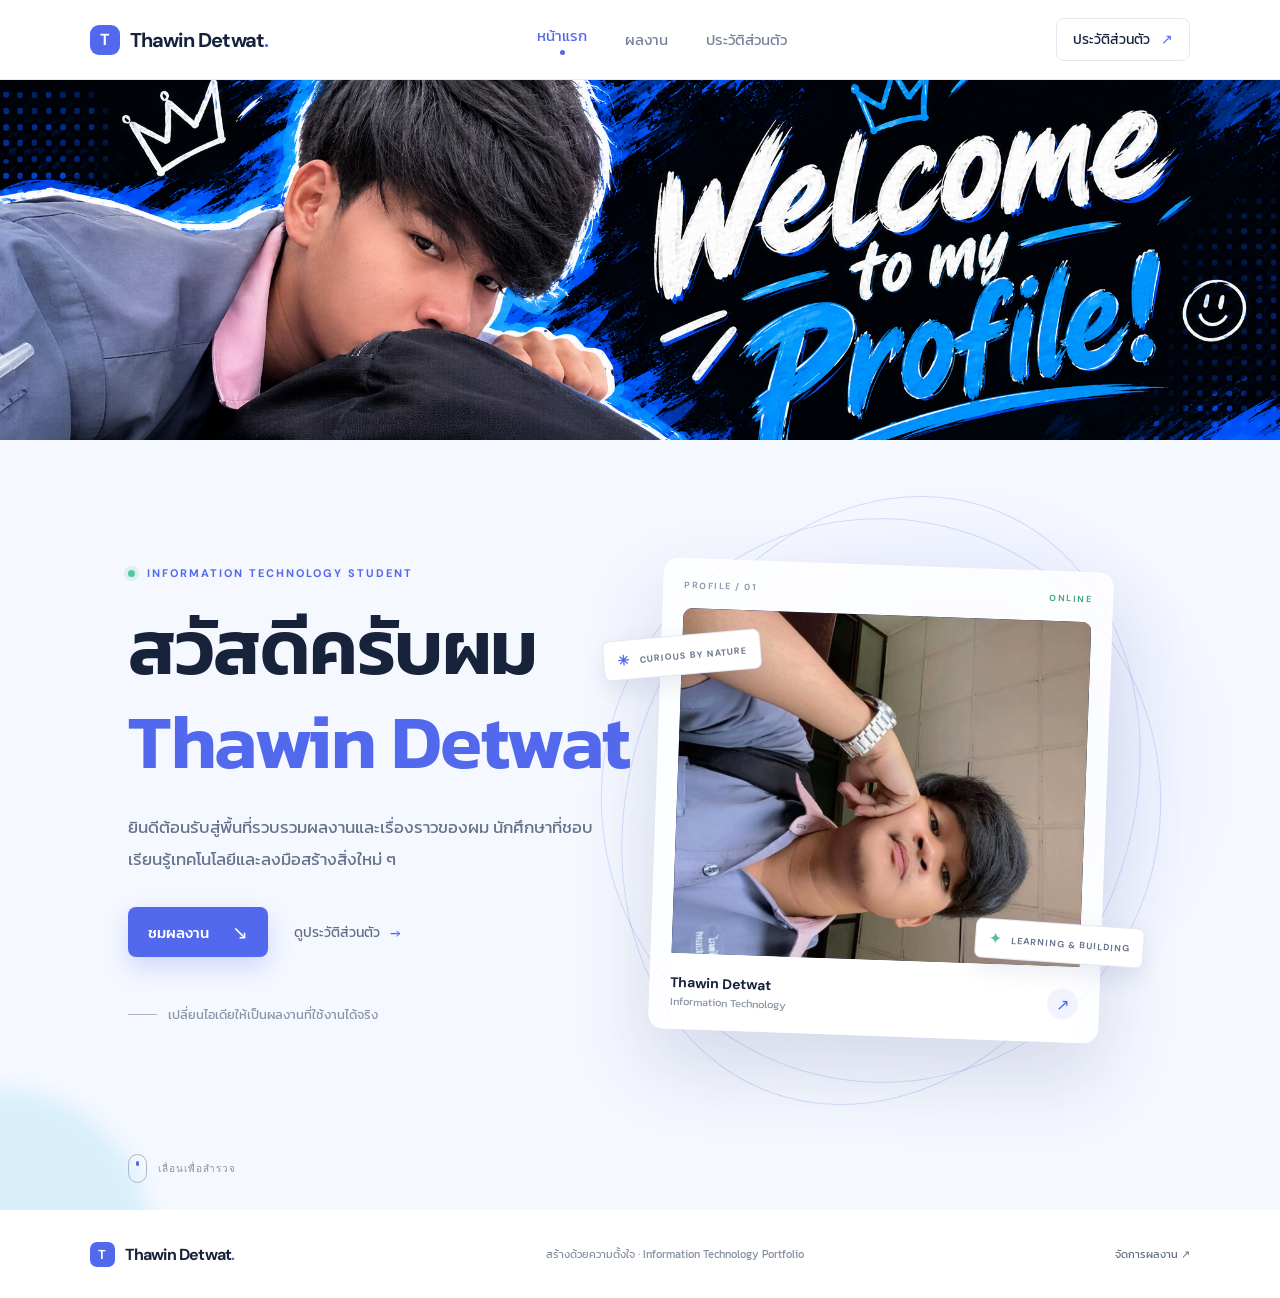
<file: index.html>
<!DOCTYPE html>
<html lang="th">
<head>
  <meta charset="UTF-8">
  <meta name="viewport" content="width=device-width, initial-scale=1.0">
  <meta name="description" content="Portfolio ของนายธาวิน เดชวัฒน์ นักศึกษาสาขาเทคโนโลยีสารสนเทศ">
  <meta name="theme-color" content="#f5f8ff">
  <title>Thawin Detwat | Portfolio</title>
  <link rel="preconnect" href="https://fonts.googleapis.com">
  <link rel="preconnect" href="https://fonts.gstatic.com" crossorigin>
  <link href="https://fonts.googleapis.com/css2?family=DM+Sans:wght@400;500;600;700&family=Kanit:wght@300;400;500;600;700&display=swap" rel="stylesheet">
  <link rel="stylesheet" href="style.css">
</head>
<body>
  <header class="site-header">
    <a class="brand" href="index.html" aria-label="Thawin Detwat - หน้าแรก">
      <span class="brand-mark" aria-hidden="true">T</span>
      <span>Thawin Detwat<span class="brand-period">.</span></span>
    </a>
    <button class="menu-button" type="button" aria-expanded="false" aria-controls="main-nav" aria-label="เปิดเมนู">☰</button>
    <nav id="main-nav" class="main-nav" aria-label="เมนูหลัก">
      <a class="active" href="index.html" aria-current="page">หน้าแรก</a>
      <a href="work.html">ผลงาน</a>
      <a href="about.html">ประวัติส่วนตัว</a>
    </nav>
    <a class="header-link" href="about.html">ประวัติส่วนตัว <span aria-hidden="true">↗</span></a>
  </header>

  <main>
    <figure class="home-banner">
      <img src="รูป/รูปโปร.png" alt="แบนเนอร์หน้าแรก">
    </figure>
    <section class="hero" id="home">
      <div class="hero-glow hero-glow-one" aria-hidden="true"></div>
      <div class="hero-glow hero-glow-two" aria-hidden="true"></div>
      <div class="hero-copy">
        <p class="eyebrow"><span class="status-dot" aria-hidden="true"></span> INFORMATION TECHNOLOGY STUDENT</p>
        <h1>สวัสดีครับผม<br><span>Thawin Detwat</span></h1>
        <p class="hero-description">ยินดีต้อนรับสู่พื้นที่รวบรวมผลงานและเรื่องราวของผม นักศึกษาที่ชอบเรียนรู้เทคโนโลยีและลงมือสร้างสิ่งใหม่ ๆ</p>
        <div class="hero-actions">
          <a class="button button-primary" href="work.html">ชมผลงาน <span aria-hidden="true">↘</span></a>
          <a class="text-link" href="about.html">ดูประวัติส่วนตัว <span aria-hidden="true">→</span></a>
        </div>
        <div class="hero-note"><span class="note-line" aria-hidden="true"></span> เปลี่ยนไอเดียให้เป็นผลงานที่ใช้งานได้จริง</div>
      </div>

      <div class="hero-visual">
        <div class="visual-orbit orbit-one" aria-hidden="true"></div>
        <div class="visual-orbit orbit-two" aria-hidden="true"></div>
        <div class="profile-card">
          <div class="profile-card-top"><span>PROFILE / 01</span><span class="profile-status">ONLINE</span></div>
          <div class="avatar-art">
            <img src="รูป/เอง.jpg" alt="Thawin Detwat">
          </div>
          <div class="profile-card-bottom">
            <div><strong>Thawin Detwat</strong><span>Information Technology</span></div>
            <span class="card-arrow" aria-hidden="true">↗</span>
          </div>
        </div>
        <div class="floating-tag tag-top"><span aria-hidden="true">✳</span> CURIOUS BY NATURE</div>
        <div class="floating-tag tag-bottom"><span class="tag-symbol" aria-hidden="true">✦</span> LEARNING &amp; BUILDING</div>
      </div>
      <a class="scroll-cue" href="work.html"><span></span> เลื่อนเพื่อสำรวจ</a>
    </section>
  </main>

  <footer>
    <a class="brand footer-brand" href="index.html"><span class="brand-mark" aria-hidden="true">T</span><span>Thawin Detwat<span class="brand-period">.</span></span></a>
    <span>สร้างด้วยความตั้งใจ · Information Technology Portfolio</span>
    <a class="back-top" href="admin.html">จัดการผลงาน ↗</a>
  </footer>
  <script src="script.js"></script>
</body>
</html>
</file>
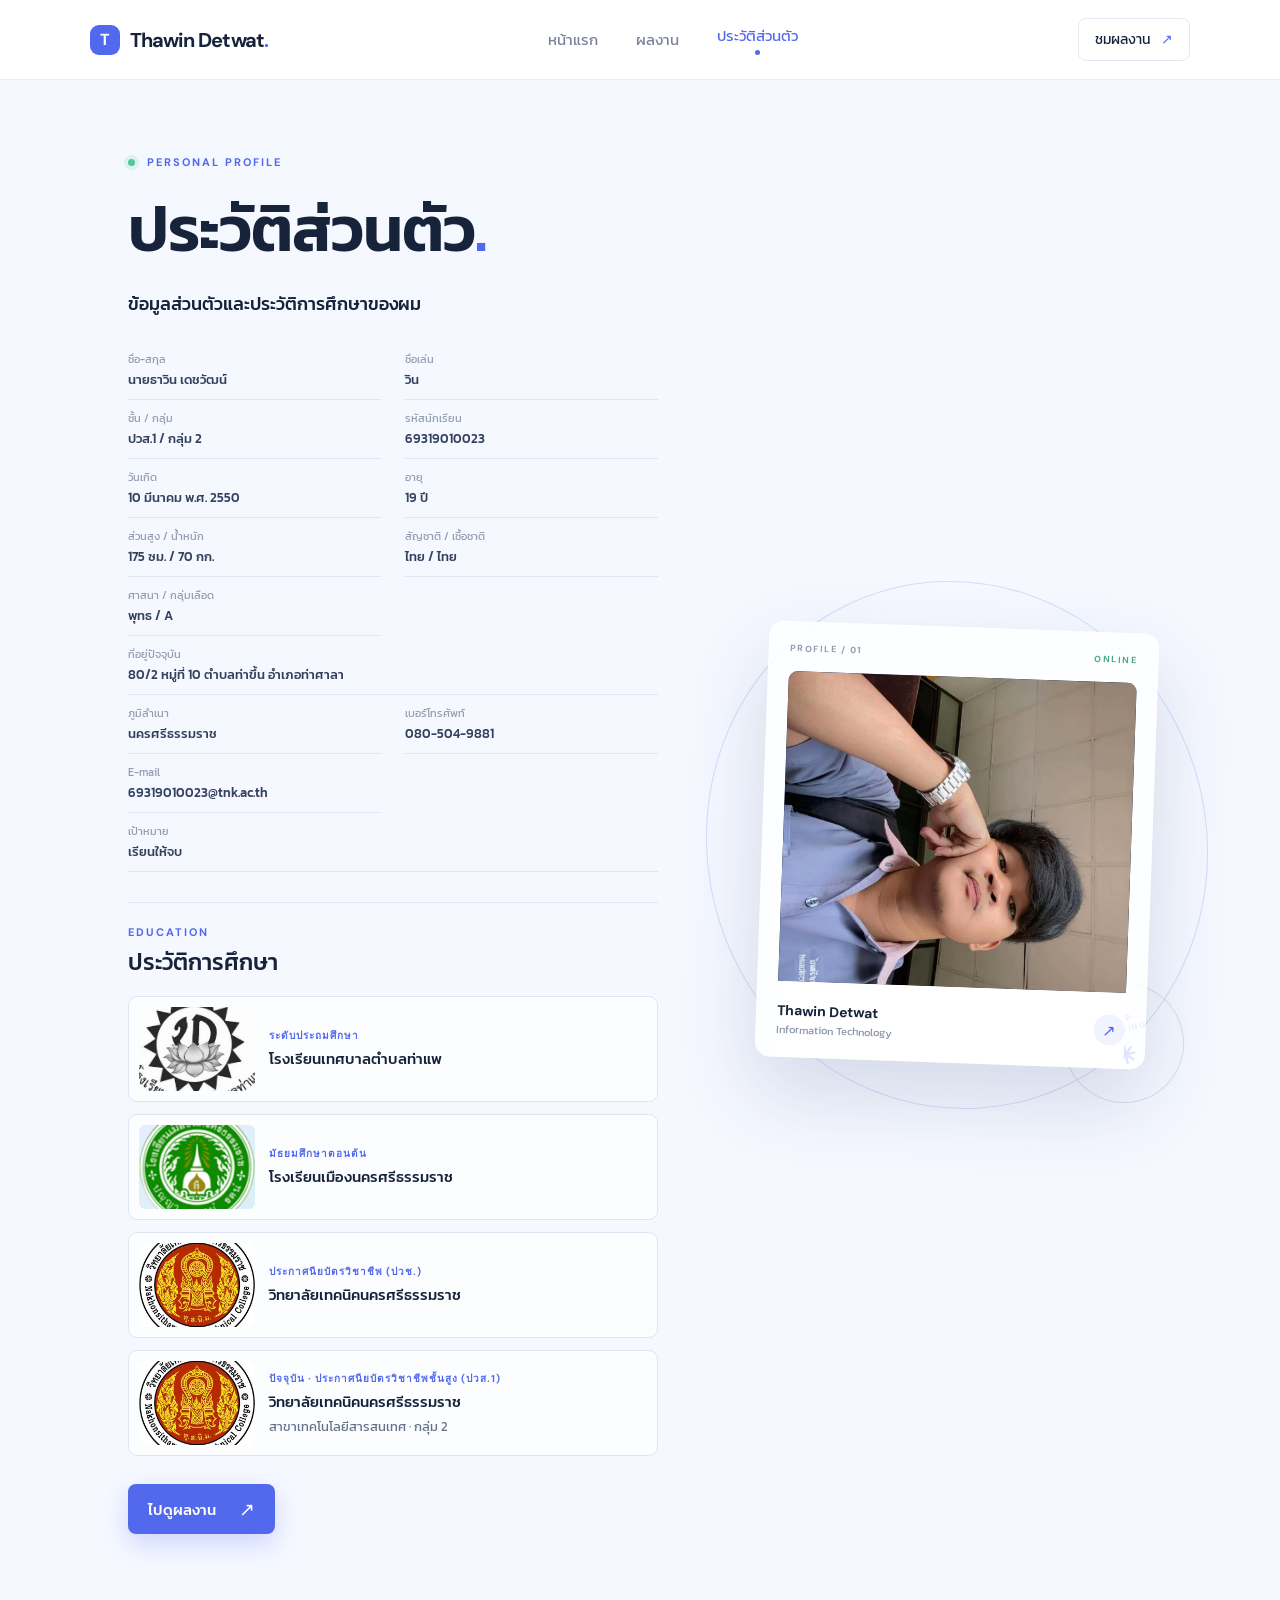
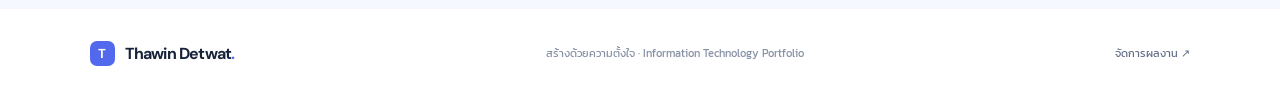
<file: about.html>
<!DOCTYPE html>
<html lang="th">
<head>
  <meta charset="UTF-8">
  <meta name="viewport" content="width=device-width, initial-scale=1.0">
  <meta name="description" content="ประวัติส่วนตัวของ Thawin Detwat นักศึกษาสาขาเทคโนโลยีสารสนเทศ">
  <meta name="theme-color" content="#f5f8ff">
  <title>ประวัติส่วนตัว | Thawin Detwat</title>
  <link rel="preconnect" href="https://fonts.googleapis.com">
  <link rel="preconnect" href="https://fonts.gstatic.com" crossorigin>
  <link href="https://fonts.googleapis.com/css2?family=DM+Sans:wght@400;500;600;700&family=Kanit:wght@300;400;500;600;700&display=swap" rel="stylesheet">
  <link rel="stylesheet" href="style.css">
</head>
<body>
  <header class="site-header">
    <a class="brand" href="index.html" aria-label="Thawin Detwat - หน้าแรก">
      <span class="brand-mark" aria-hidden="true">T</span>
      <span>Thawin Detwat<span class="brand-period">.</span></span>
    </a>
    <button class="menu-button" type="button" aria-expanded="false" aria-controls="main-nav" aria-label="เปิดเมนู">☰</button>
    <nav id="main-nav" class="main-nav" aria-label="เมนูหลัก">
      <a href="index.html">หน้าแรก</a>
      <a href="work.html">ผลงาน</a>
      <a class="active" href="about.html" aria-current="page">ประวัติส่วนตัว</a>
    </nav>
    <a class="header-link" href="work.html">ชมผลงาน <span aria-hidden="true">↗</span></a>
  </header>

  <main>
    <section class="about-page">
      <div class="about-page-inner">
        <div class="about-page-copy">
          <p class="eyebrow"><span class="status-dot" aria-hidden="true"></span> PERSONAL PROFILE</p>
          <h1>ประวัติส่วนตัว<span class="heading-period">.</span></h1>
          <p class="about-lead">ข้อมูลส่วนตัวและประวัติการศึกษาของผม</p>
          <div class="about-details">
            <div><span>ชื่อ-สกุล</span><strong>นายธาวิน เดชวัฒน์</strong></div>
            <div><span>ชื่อเล่น</span><strong>วิน</strong></div>
            <div><span>ชั้น / กลุ่ม</span><strong>ปวส.1 / กลุ่ม 2</strong></div>
            <div><span>รหัสนักเรียน</span><strong>69319010023</strong></div>
            <div><span>วันเกิด</span><strong>10 มีนาคม พ.ศ. 2550</strong></div>
            <div><span>อายุ</span><strong>19 ปี</strong></div>
            <div><span>ส่วนสูง / น้ำหนัก</span><strong>175 ซม. / 70 กก.</strong></div>
            <div><span>สัญชาติ / เชื้อชาติ</span><strong>ไทย / ไทย</strong></div>
            <div><span>ศาสนา / กลุ่มเลือด</span><strong>พุทธ / A</strong></div>
            <div class="about-detail-wide"><span>ที่อยู่ปัจจุบัน</span><strong>80/2 หมู่ที่ 10 ตำบลท่าขึ้น อำเภอท่าศาลา</strong></div>
            <div><span>ภูมิลำเนา</span><strong>นครศรีธรรมราช</strong></div>
            <div><span>เบอร์โทรศัพท์</span><strong><a href="tel:0805049881">080-504-9881</a></strong></div>
            <div><span>E-mail</span><strong><a href="mailto:69319010023@tnk.ac.th">69319010023@tnk.ac.th</a></strong></div>
            <div class="about-detail-wide"><span>เป้าหมาย</span><strong>เรียนให้จบ</strong></div>
          </div>
          <section class="education-history" aria-labelledby="education-heading">
            <p class="eyebrow section-eyebrow">EDUCATION</p>
            <h2 id="education-heading">ประวัติการศึกษา</h2>
            <div class="education-list">
              <article class="education-entry">
                <div class="education-photo">
                  <img src="รูป/ท่าแพ.jpg" alt="โรงเรียนเทศบาลตำบลท่าแพ">
                </div>
                <div class="education-entry-copy">
                  <p class="education-level">ระดับประถมศึกษา</p>
                  <h3>โรงเรียนเทศบาลตำบลท่าแพ</h3>
                </div>
              </article>
              <article class="education-entry">
                <div class="education-photo">
                  <img src="รูป/เมือง.png" alt="โรงเรียนเมืองนครศรีธรรมราช">
                </div>
                <div class="education-entry-copy">
                  <p class="education-level">มัธยมศึกษาตอนต้น</p>
                  <h3>โรงเรียนเมืองนครศรีธรรมราช</h3>
                </div>
              </article>
              <article class="education-entry">
                <div class="education-photo">
                  <img src="รูป/เทค.jpg" alt="วิทยาลัยเทคนิคนครศรีธรรมราช">
                </div>
                <div class="education-entry-copy">
                  <p class="education-level">ประกาศนียบัตรวิชาชีพ (ปวช.)</p>
                  <h3>วิทยาลัยเทคนิคนครศรีธรรมราช</h3>
                </div>
              </article>
              <article class="education-entry">
                <div class="education-photo">
                  <img src="รูป/เทค.jpg" alt="วิทยาลัยเทคนิคนครศรีธรรมราช">
                </div>
                <div class="education-entry-copy">
                  <p class="education-level">ปัจจุบัน · ประกาศนียบัตรวิชาชีพชั้นสูง (ปวส.1)</p>
                  <h3>วิทยาลัยเทคนิคนครศรีธรรมราช</h3>
                  <p>สาขาเทคโนโลยีสารสนเทศ · กลุ่ม 2</p>
                </div>
              </article>
            </div>
          </section>
          <a class="button button-primary about-work-link" href="work.html">ไปดูผลงาน <span aria-hidden="true">↗</span></a>
        </div>
        <div class="about-page-visual">
          <div class="visual-orbit orbit-one" aria-hidden="true"></div>
          <div class="profile-card">
            <div class="profile-card-top"><span>PROFILE / 01</span><span class="profile-status">ONLINE</span></div>
            <div class="avatar-art">
              <img src="รูป/เอง.jpg" alt="Thawin Detwat">
            </div>
            <div class="profile-card-bottom">
              <div><strong>Thawin Detwat</strong><span>Information Technology</span></div>
              <span class="card-arrow" aria-hidden="true">↗</span>
            </div>
          </div>
          <div class="about-stamp" aria-hidden="true"><span>KEEP</span><span>CREATING</span><b>✳</b></div>
        </div>
      </div>
    </section>
  </main>

  <footer>
    <a class="brand footer-brand" href="index.html"><span class="brand-mark" aria-hidden="true">T</span><span>Thawin Detwat<span class="brand-period">.</span></span></a>
    <span>สร้างด้วยความตั้งใจ · Information Technology Portfolio</span>
    <a class="back-top" href="admin.html">จัดการผลงาน ↗</a>
  </footer>
  <script src="script.js"></script>
</body>
</html>
</file>
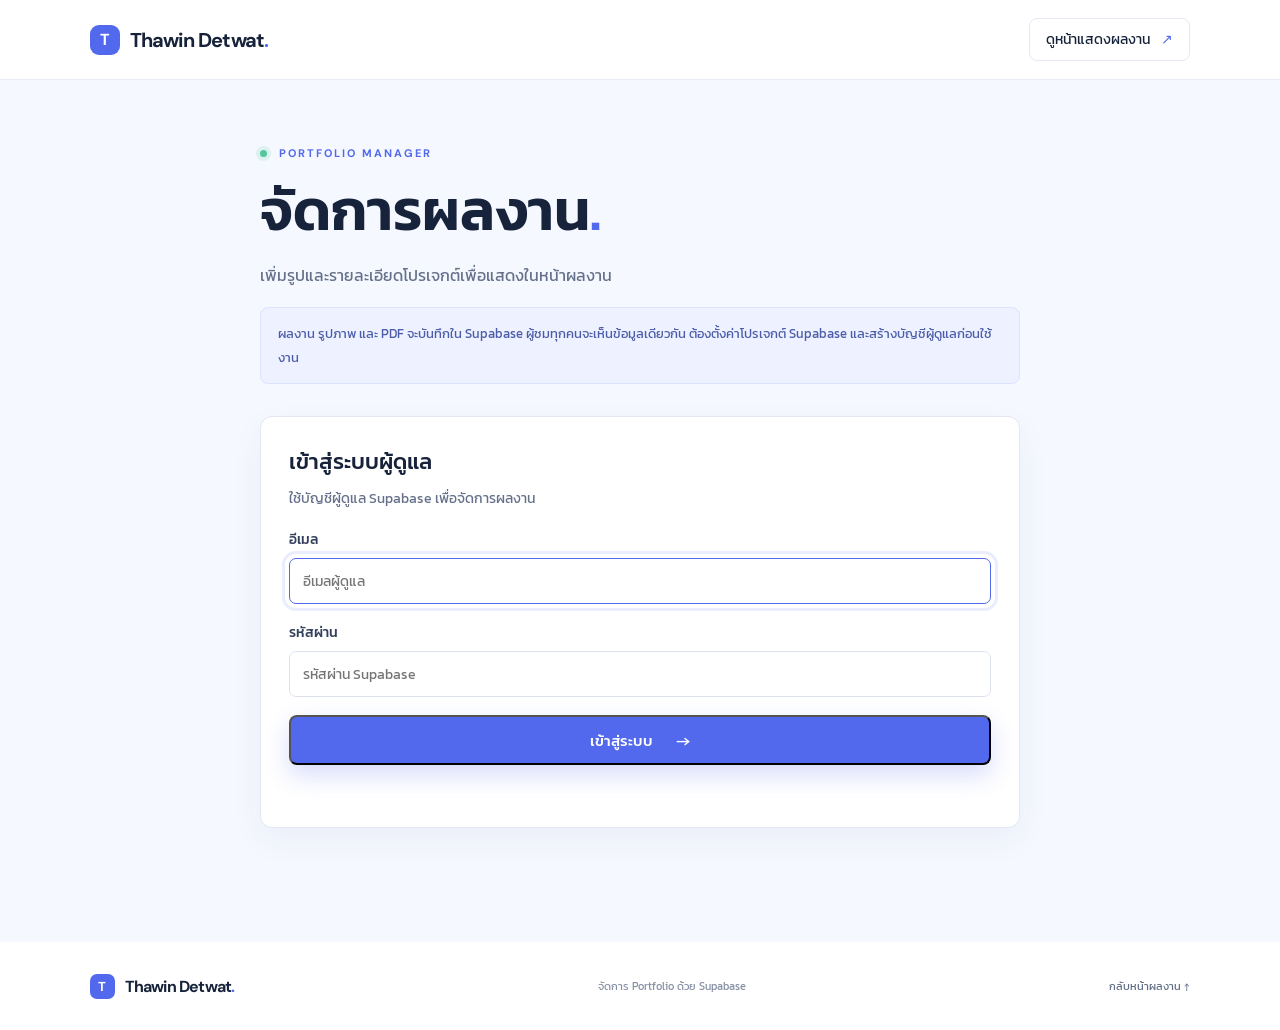
<file: admin.html>
<!DOCTYPE html>
<html lang="th">
<head>
  <meta charset="UTF-8">
  <meta name="viewport" content="width=device-width, initial-scale=1.0">
  <meta name="description" content="จัดการและอัปโหลดผลงาน Portfolio ของ Thawin Detwat">
  <meta name="theme-color" content="#f5f8ff">
  <title>จัดการผลงาน | Thawin Detwat</title>
  <link rel="preconnect" href="https://fonts.googleapis.com">
  <link rel="preconnect" href="https://fonts.gstatic.com" crossorigin>
  <link href="https://fonts.googleapis.com/css2?family=DM+Sans:wght@400;500;600;700&family=Kanit:wght@300;400;500;600;700&display=swap" rel="stylesheet">
  <link rel="stylesheet" href="style.css">
</head>
<body>
  <header class="site-header">
    <a class="brand" href="index.html" aria-label="Thawin Detwat - หน้าแรก">
      <span class="brand-mark" aria-hidden="true">T</span>
      <span>Thawin Detwat<span class="brand-period">.</span></span>
    </a>
    <a class="header-link" href="work.html">ดูหน้าแสดงผลงาน <span aria-hidden="true">↗</span></a>
  </header>

  <main class="admin-page">
    <section class="admin-intro">
      <p class="eyebrow"><span class="status-dot" aria-hidden="true"></span> PORTFOLIO MANAGER</p>
      <h1>จัดการผลงาน<span class="heading-period">.</span></h1>
      <p>เพิ่มรูปและรายละเอียดโปรเจกต์เพื่อแสดงในหน้าผลงาน</p>
      <div class="storage-notice" role="note">
        ผลงาน รูปภาพ และ PDF จะบันทึกใน Supabase ผู้ชมทุกคนจะเห็นข้อมูลเดียวกัน ต้องตั้งค่าโปรเจกต์ Supabase และสร้างบัญชีผู้ดูแลก่อนใช้งาน
      </div>
    </section>

    <section id="admin-login-panel" class="admin-panel admin-login-panel" aria-labelledby="login-heading">
      <h2 id="login-heading">เข้าสู่ระบบผู้ดูแล</h2>
      <p>ใช้บัญชีผู้ดูแล Supabase เพื่อจัดการผลงาน</p>
      <form id="admin-login-form">
        <label class="admin-field">
          <span>อีเมล</span>
          <input id="admin-email" name="email" type="email" autocomplete="username" placeholder="อีเมลผู้ดูแล" required>
        </label>
        <label class="admin-field">
          <span>รหัสผ่าน</span>
          <input id="admin-password" name="password" type="password" autocomplete="current-password" placeholder="รหัสผ่าน Supabase" required>
        </label>
        <button class="button button-primary" type="submit">เข้าสู่ระบบ <span aria-hidden="true">→</span></button>
        <p id="admin-login-status" class="admin-status" role="status" aria-live="polite"></p>
      </form>
    </section>

    <div id="admin-workspace" hidden>
      <div class="admin-session-bar">
        <span>เข้าสู่หน้าแอดมินแล้ว</span>
        <button id="admin-logout" class="button button-danger" type="button">ออกจากระบบ</button>
      </div>
      <section class="admin-panel" aria-labelledby="upload-heading">
        <h2 id="upload-heading">เพิ่มผลงานใหม่</h2>
        <form id="project-form">
          <label class="admin-field">
            <span>ชื่อผลงาน</span>
            <input name="title" type="text" maxlength="100" placeholder="เช่น เว็บไซต์ร้านกาแฟ" required>
          </label>
          <label class="admin-field">
            <span>หมวดหมู่</span>
            <input name="category" type="text" maxlength="40" placeholder="เช่น WEB DEVELOPMENT" required>
          </label>
          <label class="admin-field">
            <span>รายละเอียด</span>
            <textarea name="description" rows="4" maxlength="500" placeholder="เล่ารายละเอียดของผลงาน..." required></textarea>
          </label>
          <label class="admin-field">
            <span>ลิงก์ผลงาน (ไม่บังคับ)</span>
            <input name="link" type="url" maxlength="2048" placeholder="https://example.com">
            <small>ลิงก์ต้องขึ้นต้นด้วย http:// หรือ https://</small>
          </label>
          <label class="admin-field">
            <span>รูปภาพผลงาน (สูงสุด 3 รูป)</span>
            <input id="project-image" name="image" type="file" accept="image/jpeg,image/png,image/webp,image/gif" multiple required>
            <small>เลือกได้ 1–3 รูป รองรับ JPG, PNG, WEBP, GIF ขนาดไม่เกิน 10 MB ต่อรูป</small>
          </label>
          <label class="admin-field">
            <span>ไฟล์ PDF (ไม่บังคับ)</span>
            <input id="project-pdf" name="pdf" type="file" accept="application/pdf,.pdf">
            <small>รองรับไฟล์ PDF ขนาดไม่เกิน 10 MB</small>
          </label>
          <div id="image-preview" class="admin-image-preview" hidden></div>
          <button class="button button-primary" type="submit">บันทึกผลงาน <span aria-hidden="true">↗</span></button>
          <p id="admin-status" class="admin-status" role="status" aria-live="polite"></p>
        </form>
      </section>

      <section class="admin-panel admin-saved" aria-labelledby="saved-heading">
        <div class="admin-list-heading">
          <div>
            <h2 id="saved-heading">ผลงานที่บันทึกไว้</h2>
            <p class="admin-list-help">ใช้ปุ่ม ↑ ↓ เพื่อจัดลำดับผลงาน งานที่อยู่ด้านบนจะแสดงก่อน</p>
          </div>
          <a class="text-link" href="work.html">ดูหน้าแสดงผลงาน <span aria-hidden="true">→</span></a>
        </div>
        <div id="legacy-projects-notice" class="storage-notice" hidden>
          พบผลงานเก่าที่บันทึกไว้ในเบราว์เซอร์เครื่องนี้ สามารถย้ายเข้าฐานข้อมูล Supabase เพื่อให้ทุกคนเห็นได้
        </div>
        <button id="migrate-legacy-projects" class="button button-primary" type="button" hidden>ย้ายผลงานเดิมเข้า Supabase</button>
        <p id="migration-status" class="admin-status" role="status" aria-live="polite"></p>
        <div id="admin-project-list" class="admin-project-list">
          <p class="admin-empty">กำลังโหลดผลงาน...</p>
        </div>
      </section>
    </div>
  </main>

  <footer>
    <a class="brand footer-brand" href="index.html"><span class="brand-mark" aria-hidden="true">T</span><span>Thawin Detwat<span class="brand-period">.</span></span></a>
    <span>จัดการ Portfolio ด้วย Supabase</span>
    <a class="back-top" href="work.html">กลับหน้าผลงาน ↑</a>
  </footer>
  <script type="module" src="admin-auth.js"></script>
</body>
</html>
</file>
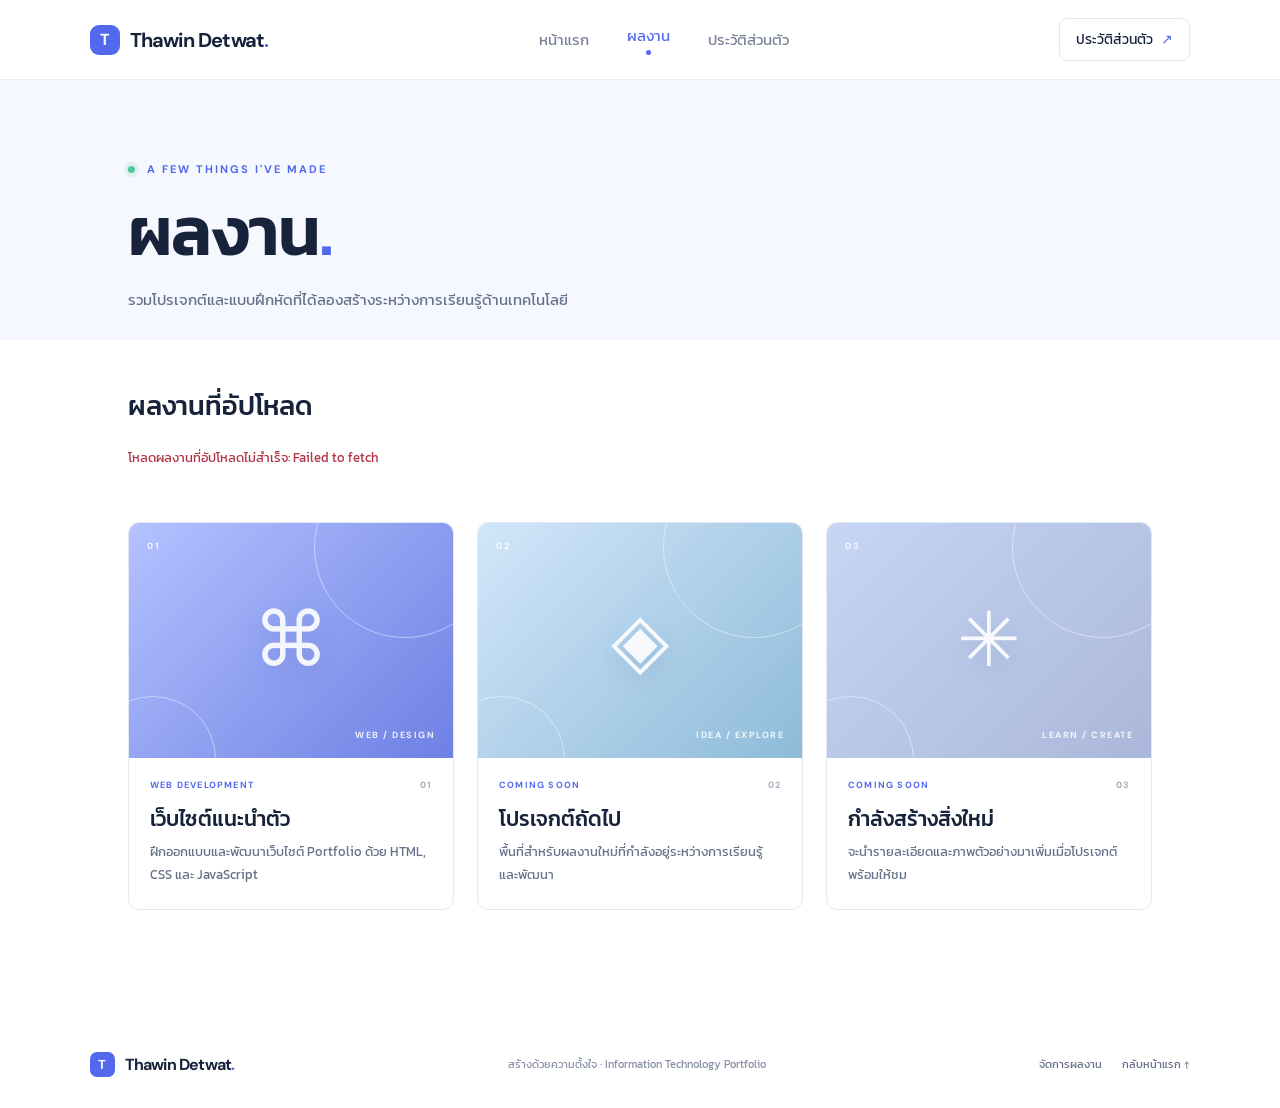
<file: work.html>
<!DOCTYPE html>
<html lang="th">
<head>
  <meta charset="UTF-8">
  <meta name="viewport" content="width=device-width, initial-scale=1.0">
  <meta name="description" content="ผลงานและโปรเจกต์ของนายธาวิน เดชวัฒน์ นักศึกษาสาขาเทคโนโลยีสารสนเทศ">
  <meta name="theme-color" content="#f5f8ff">
  <title>ผลงาน | Thawin Detwat</title>
  <link rel="preconnect" href="https://fonts.googleapis.com">
  <link rel="preconnect" href="https://fonts.gstatic.com" crossorigin>
  <link href="https://fonts.googleapis.com/css2?family=DM+Sans:wght@400;500;600;700&family=Kanit:wght@300;400;500;600;700&display=swap" rel="stylesheet">
  <link rel="stylesheet" href="style.css">
</head>
<body>
  <header class="site-header">
    <a class="brand" href="index.html" aria-label="Thawin Detwat - หน้าแรก">
      <span class="brand-mark" aria-hidden="true">T</span>
      <span>Thawin Detwat<span class="brand-period">.</span></span>
    </a>
    <button class="menu-button" type="button" aria-expanded="false" aria-controls="main-nav" aria-label="เปิดเมนู">☰</button>
    <nav id="main-nav" class="main-nav" aria-label="เมนูหลัก">
      <a href="index.html">หน้าแรก</a>
      <a class="active" href="work.html" aria-current="page">ผลงาน</a>
      <a href="about.html">ประวัติส่วนตัว</a>
    </nav>
    <a class="header-link" href="about.html">ประวัติส่วนตัว<span aria-hidden="true">↗</span></a>
  </header>

  <main>
    <section class="page-intro">
      <p class="eyebrow"><span class="status-dot" aria-hidden="true"></span> A FEW THINGS I'VE MADE</p>
      <h1>ผลงาน<span class="heading-period">.</span></h1>
      <p>รวมโปรเจกต์และแบบฝึกหัดที่ได้ลองสร้างระหว่างการเรียนรู้ด้านเทคโนโลยี</p>
    </section>
    <section class="content-section works-page">
      <section id="uploaded-projects" class="uploaded-projects" aria-label="ผลงานที่อัปโหลด" hidden>
        <h2>ผลงานที่อัปโหลด</h2>
        <p id="uploaded-project-status" class="admin-status" role="status" aria-live="polite"></p>
        <div id="uploaded-project-grid" class="project-grid"></div>
      </section>
      <div class="project-grid">
        <article class="project-card">
          <div class="project-preview preview-one"><span class="project-number">01</span><span class="preview-icon" aria-hidden="true">⌘</span><span class="preview-caption">WEB / DESIGN</span></div>
          <div class="project-info"><div class="project-meta"><span>WEB DEVELOPMENT</span><span>01</span></div><h2>เว็บไซต์แนะนำตัว</h2><p>ฝึกออกแบบและพัฒนาเว็บไซต์ Portfolio ด้วย HTML, CSS และ JavaScript</p></div>
        </article>
        <article class="project-card">
          <div class="project-preview preview-two"><span class="project-number">02</span><span class="preview-icon" aria-hidden="true">◈</span><span class="preview-caption">IDEA / EXPLORE</span></div>
          <div class="project-info"><div class="project-meta"><span>COMING SOON</span><span>02</span></div><h2>โปรเจกต์ถัดไป</h2><p>พื้นที่สำหรับผลงานใหม่ที่กำลังอยู่ระหว่างการเรียนรู้และพัฒนา</p></div>
        </article>
        <article class="project-card">
          <div class="project-preview preview-three"><span class="project-number">03</span><span class="preview-icon" aria-hidden="true">✳</span><span class="preview-caption">LEARN / CREATE</span></div>
          <div class="project-info"><div class="project-meta"><span>COMING SOON</span><span>03</span></div><h2>กำลังสร้างสิ่งใหม่</h2><p>จะนำรายละเอียดและภาพตัวอย่างมาเพิ่มเมื่อโปรเจกต์พร้อมให้ชม</p></div>
        </article>
      </div>
    </section>
  </main>

  <div id="image-viewer" class="image-viewer" role="dialog" aria-modal="true" aria-label="ดูรูปผลงาน" hidden>
    <button class="image-viewer-close" type="button" aria-label="ปิดรูปภาพ">×</button>
    <img class="image-viewer-image" alt="">
  </div>

  <footer>
    <a class="brand footer-brand" href="index.html"><span class="brand-mark" aria-hidden="true">T</span><span>Thawin Detwat<span class="brand-period">.</span></span></a>
    <span>สร้างด้วยความตั้งใจ · Information Technology Portfolio</span>
    <div class="footer-links"><a class="back-top" href="admin.html">จัดการผลงาน</a><a class="back-top" href="index.html">กลับหน้าแรก ↑</a></div>
  </footer>
  <script src="script.js"></script>
  <script type="module" src="work.js"></script>
</body>
</html>
</file>
<file: style.css>
:root {
  color-scheme: light;
  --ink: #17233b;
  --muted: #65718a;
  --blue: #5269ed;
  --blue-dark: #384bc4;
  --paper: #f5f8ff;
  --line: #e3e8f2;
  --display: 'DM Sans', sans-serif;
}

* { box-sizing: border-box; }
html { scroll-behavior: smooth; scroll-padding-top: 86px; }
body { margin: 0; color: var(--ink); background: #fff; font-family: 'Kanit', sans-serif; }
a { color: inherit; text-decoration: none; }
button { font: inherit; }
::selection { color: #fff; background: var(--blue); }

.site-header {
  position: relative;
  z-index: 10;
  height: 80px;
  padding: 0 clamp(24px, 7vw, 108px);
  display: flex;
  align-items: center;
  justify-content: space-between;
  background: rgba(255, 255, 255, .94);
  border-bottom: 1px solid rgba(227, 232, 242, .8);
}
.brand { display: inline-flex; align-items: center; gap: 10px; font: 700 20px var(--display); letter-spacing: -.8px; }
.brand-mark { width: 30px; height: 30px; display: grid; place-items: center; border-radius: 9px; color: #fff; background: var(--blue); font: 700 16px var(--display); }
.brand-period, .heading-period { color: var(--blue); }
.main-nav { display: flex; align-items: center; gap: 38px; }
.main-nav a { color: #788197; font-size: 15px; transition: color .2s ease; }
.main-nav a:hover, .main-nav a.active { color: var(--blue); }
.main-nav a.active::after { content: ''; display: block; width: 5px; height: 5px; margin: 3px auto 0; border-radius: 50%; background: var(--blue); }
.header-link { padding: 10px 16px; border: 1px solid var(--line); border-radius: 8px; font-size: 14px; transition: color .2s ease, border-color .2s ease; }
.header-link:hover { color: var(--blue); border-color: var(--blue); }
.header-link span { margin-left: 8px; color: var(--blue); }
.menu-button { display: none; }

.home-banner { width: 100%; height: clamp(190px, 29vw, 360px); margin: 0; overflow: hidden; background: #4055b6; }
.home-banner img { display: block; width: 100%; height: 100%; object-fit: cover; }

.hero {
  position: relative;
  min-height: 650px;
  height: min(770px, calc(100vh - 80px));
  overflow: hidden;
  display: grid;
  grid-template-columns: 1fr 1fr;
  align-items: center;
  padding: 25px clamp(24px, 10vw, 155px) 75px;
  background: var(--paper);
}
.hero-glow { position: absolute; border-radius: 50%; pointer-events: none; }
.hero-glow-one { width: 570px; height: 570px; right: 3%; top: 5%; background: radial-gradient(circle, rgba(106, 127, 255, .16), rgba(106, 127, 255, 0) 70%); }
.hero-glow-two { width: 300px; height: 300px; left: -150px; bottom: -180px; background: rgba(100, 202, 235, .2); filter: blur(10px); }
.hero-copy { position: relative; z-index: 2; max-width: 580px; padding-bottom: 10px; }
.eyebrow { margin: 0 0 20px; color: var(--blue); font: 700 11px var(--display); letter-spacing: 2px; }
.status-dot { display: inline-block; width: 7px; height: 7px; margin-right: 7px; border-radius: 50%; background: #51c79b; box-shadow: 0 0 0 4px rgba(81, 199, 155, .15); }
.hero h1 { margin: 0; font-size: clamp(50px, 6vw, 78px); font-weight: 600; line-height: 1.23; letter-spacing: -1.5px; }
.hero h1 span { color: var(--blue); }
.hero-description { max-width: 490px; margin: 22px 0 0; color: var(--muted); font-size: 17px; line-height: 1.9; }
.hero-actions { display: flex; align-items: center; gap: 26px; margin-top: 32px; }
.button { display: inline-flex; align-items: center; justify-content: center; gap: 23px; min-height: 50px; padding: 0 20px; border-radius: 8px; font-size: 15px; font-weight: 500; }
.button[hidden] { display: none; }
.button-primary { color: #fff; background: var(--blue); box-shadow: 0 10px 24px rgba(82, 105, 237, .23); transition: background .2s ease, transform .2s ease, box-shadow .2s ease; }
.button-primary:hover { transform: translateY(-2px); background: var(--blue-dark); box-shadow: 0 13px 28px rgba(82, 105, 237, .3); }
.button-primary span { font-size: 19px; }
.text-link { color: #626e86; font-size: 14px; }
.text-link span { margin-left: 7px; color: var(--blue); }
.hero-note { display: flex; align-items: center; gap: 11px; margin-top: 48px; color: #8b95a8; font-size: 13px; }
.note-line { width: 29px; height: 1px; background: #aab3c4; }

.hero-visual { position: relative; z-index: 1; width: min(100%, 450px); justify-self: end; margin: 0 9% 0 0; }
.profile-card { position: relative; z-index: 2; padding: 20px 20px 0; overflow: hidden; border: 1px solid rgba(255, 255, 255, .75); border-radius: 15px; background: rgba(255, 255, 255, .82); box-shadow: 0 35px 80px rgba(44, 58, 115, .16); transform: rotate(2deg); }
.profile-card-top, .profile-card-bottom { display: flex; align-items: center; justify-content: space-between; }
.profile-card-top { color: #929bb0; font: 700 9px var(--display); letter-spacing: 1.5px; }
.profile-status { color: #4aaa83; }
.avatar-art { height: 345px; margin: 17px 0 0; overflow: hidden; border-radius: 9px 9px 0 0; background: #18264b; }
.avatar-art img { display: block; width: 100%; height: 100%; object-fit: cover; object-position: 22% center; }
.profile-card-bottom { min-height: 75px; gap: 10px; background: #fff; }
.profile-card-bottom div { display: grid; gap: 2px; }
.profile-card-bottom strong { font: 700 14px var(--display); }
.profile-card-bottom div span { color: #8b95a8; font-size: 11px; }
.card-arrow { width: 31px; height: 31px; display: grid; place-items: center; border-radius: 50%; color: var(--blue); background: #f1f3ff; }
.visual-orbit { position: absolute; border: 1px solid rgba(97, 120, 236, .22); border-radius: 50%; }
.orbit-one { inset: -47px -55px; transform: rotate(-15deg); }
.orbit-two { inset: -77px -25px; transform: rotate(22deg); }
.floating-tag { position: absolute; z-index: 3; padding: 10px 13px; border: 1px solid rgba(225, 229, 243, .9); border-radius: 7px; color: #6b7690; background: #fff; box-shadow: 0 9px 25px rgba(44, 58, 115, .1); font: 700 9px var(--display); letter-spacing: 1px; }
.floating-tag span { margin-right: 6px; color: var(--blue); font-size: 14px; vertical-align: -1px; }
.tag-top { top: 70px; left: -53px; transform: rotate(-5deg); }
.tag-bottom { right: -38px; bottom: 73px; transform: rotate(4deg); }
.floating-tag .tag-symbol { color: #54bfa0; }
.scroll-cue { position: absolute; bottom: 27px; left: clamp(24px, 10vw, 155px); display: flex; align-items: center; gap: 11px; color: #8993a6; font: 500 10px var(--display); letter-spacing: 1px; text-transform: uppercase; }
.scroll-cue span { width: 19px; height: 29px; border: 1px solid #aeb7c8; border-radius: 12px; }
.scroll-cue span::after { content: ''; display: block; width: 3px; height: 5px; margin: 6px auto; border-radius: 3px; background: var(--blue); }

.content-section { padding: 110px clamp(24px, 10vw, 155px); }
.section-heading { display: flex; align-items: end; justify-content: space-between; gap: 30px; margin-bottom: 45px; }
.section-heading .eyebrow { margin-bottom: 12px; }
.section-heading h2 { margin: 0; font-size: clamp(42px, 5vw, 58px); line-height: 1.2; font-weight: 600; letter-spacing: -1px; }
.section-heading > p { max-width: 350px; margin: 0 0 8px; color: var(--muted); font-size: 15px; line-height: 1.9; }
.project-grid { display: grid; grid-template-columns: repeat(3, minmax(0, 1fr)); gap: 23px; }
.project-card { overflow: hidden; border: 1px solid var(--line); border-radius: 11px; background: #fff; transition: transform .25s ease, box-shadow .25s ease; }
.project-card:hover { transform: translateY(-5px); box-shadow: 0 20px 38px rgba(39, 55, 103, .1); }
.project-preview { position: relative; height: 235px; display: flex; align-items: center; justify-content: center; overflow: hidden; }
.preview-one { background: linear-gradient(135deg, #b3c2ff, #6e80e4); }
.preview-two { background: linear-gradient(135deg, #d2e6fa, #8ebbd9); }
.preview-three { background: linear-gradient(135deg, #c6d6f4, #abb7da); }
.project-preview::before, .project-preview::after { position: absolute; content: ''; border: 1px solid rgba(255, 255, 255, .45); border-radius: 50%; pointer-events: none; }
.project-preview::before { width: 180px; height: 180px; right: -43px; top: -67px; }
.project-preview::after { width: 125px; height: 125px; left: -40px; bottom: -65px; }
.project-number, .preview-caption { position: absolute; color: rgba(255, 255, 255, .87); font: 700 9px var(--display); letter-spacing: 1.5px; }
.project-number { z-index: 2; top: 17px; left: 18px; }
.preview-caption { right: 18px; bottom: 17px; }
.preview-icon { color: rgba(255, 255, 255, .9); font: 400 76px var(--display); text-shadow: 0 8px 24px rgba(50, 64, 133, .12); }
.project-info { padding: 21px 21px 23px; }
.project-meta { display: flex; justify-content: space-between; color: var(--blue); font: 700 9px var(--display); letter-spacing: 1.2px; }
.project-meta span:last-child { color: #a4adbd; }
.project-info h2, .project-info h3 { margin: 12px 0 6px; font-size: 21px; font-weight: 500; }
.project-info p { margin: 0; color: var(--muted); font-size: 13px; line-height: 1.8; }
.project-actions { display: flex; flex-wrap: wrap; gap: 8px 18px; margin-top: 12px; }
.project-link { display: inline-block; color: var(--blue); }

.page-intro { padding: 82px clamp(24px, 10vw, 155px) 25px; background: var(--paper); }
.page-intro .eyebrow { margin-bottom: 13px; }
.page-intro h1 { margin: 0; font-size: clamp(48px, 6vw, 68px); font-weight: 600; line-height: 1.25; letter-spacing: -1px; }
.page-intro > p:last-child { max-width: 540px; margin: 12px 0 0; color: var(--muted); font-size: 15px; line-height: 1.9; }
.works-page { padding-top: 45px; }

.about { padding: 100px clamp(24px, 10vw, 155px); background: var(--paper); }
.about-inner { position: relative; display: grid; grid-template-columns: 120px 1fr; gap: 55px; max-width: 1120px; margin: 0 auto; }
.about-label { display: flex; flex-direction: column; align-self: start; padding-top: 6px; color: #bec7db; font: 700 12px var(--display); letter-spacing: 4px; line-height: 1.8; }
.about-copy { max-width: 690px; }
.about-copy .eyebrow { margin-bottom: 15px; }
.about-copy h2 { margin: 0; font-size: clamp(40px, 5vw, 62px); font-weight: 600; line-height: 1.35; letter-spacing: -1px; }
.about-copy > p:not(.eyebrow) { max-width: 660px; margin: 19px 0 0; color: var(--muted); font-size: 16px; line-height: 2; }
.about-details { display: flex; flex-wrap: wrap; gap: 25px 40px; margin-top: 35px; padding-top: 22px; border-top: 1px solid #e0e6f1; }
.about-details div { display: grid; gap: 5px; }
.about-details span { color: #929cb0; font-size: 11px; }
.about-details strong { color: #33415e; font-size: 13px; font-weight: 500; }
.about-stamp { position: absolute; right: 2%; bottom: 0; width: 120px; height: 120px; display: flex; flex-direction: column; align-items: center; justify-content: center; border: 1px solid #d6deef; border-radius: 50%; color: #8b97bb; font: 700 8px var(--display); letter-spacing: 1.5px; transform: rotate(-12deg); }
.about-stamp b { margin-top: 5px; color: var(--blue); font-size: 25px; }

.about-page { min-height: calc(100vh - 168px); display: flex; align-items: center; padding: 75px clamp(24px, 10vw, 155px); overflow: hidden; background: var(--paper); }
.about-page-inner { width: 100%; max-width: 1120px; margin: 0 auto; display: grid; grid-template-columns: 1.1fr .9fr; align-items: center; gap: 60px; }
.about-page-copy { position: relative; z-index: 2; }
.about-page-copy .eyebrow { margin-bottom: 17px; }
.about-page-copy h1 { margin: 0; font-size: clamp(42px, 5vw, 64px); font-weight: 600; line-height: 1.35; letter-spacing: -1px; }
.about-lead { margin: 18px 0 0; font-size: 18px; font-weight: 500; }
.about-description { max-width: 590px; margin: 10px 0 0; color: var(--muted); font-size: 15px; line-height: 2; }
.about-page .about-details { display: grid; grid-template-columns: repeat(2, minmax(0, 1fr)); max-width: 620px; gap: 0 24px; margin-top: 24px; padding-top: 0; border-top: 0; }
.about-page .about-details div { min-width: 0; gap: 3px; padding: 10px 0; border-bottom: 1px solid #e0e6f1; }
.about-page .about-details strong { overflow-wrap: anywhere; }
.about-page .about-details a:hover { color: var(--blue); }
.about-page .about-details .about-detail-wide { grid-column: 1 / -1; }
.education-history { max-width: 620px; margin-top: 30px; padding-top: 22px; border-top: 1px solid #e0e6f1; }
.education-history .eyebrow { margin-bottom: 6px; }
.education-history h2 { margin: 0 0 17px; font-size: 23px; font-weight: 500; }
.education-list { display: grid; gap: 12px; }
.education-entry { display: grid; grid-template-columns: 116px minmax(0, 1fr); align-items: center; gap: 14px; min-width: 0; padding: 10px; border: 1px solid #e0e6f1; border-radius: 9px; background: rgba(255, 255, 255, .72); }
.education-photo { min-height: 84px; display: flex; flex-direction: column; align-items: center; justify-content: center; gap: 3px; border-radius: 6px; color: #7381b6; background: linear-gradient(145deg, #e8edff, #d9f0f5); font-size: 10px; text-align: center; }
.education-photo img { display: block; width: 100%; height: 84px; border-radius: inherit; object-fit: cover; }
.education-photo-icon { color: #6275d7; font-size: 28px; line-height: 1; }
.education-entry-copy { min-width: 0; }
.education-level { margin: 0 0 4px; color: var(--blue); font: 700 10px var(--display); letter-spacing: 1px; text-transform: uppercase; }
.education-entry h3 { margin: 0; font-size: 15px; font-weight: 500; overflow-wrap: anywhere; }
.education-entry div > p:last-child { margin: 4px 0 0; color: var(--muted); font-size: 13px; }
.about-work-link { margin-top: 28px; }
.about-page-visual { position: relative; width: min(100%, 390px); justify-self: end; }
.about-page-visual .avatar-art { height: 310px; }
.about-page-visual .about-stamp { right: -32px; bottom: -40px; }

footer { min-height: 88px; display: flex; align-items: center; justify-content: space-between; gap: 20px; padding: 18px clamp(24px, 7vw, 108px); color: #8791a4; font-size: 11px; }
.footer-brand { color: var(--ink); font-size: 16px; }
.footer-brand .brand-mark { width: 25px; height: 25px; border-radius: 7px; font-size: 13px; }
.back-top { color: #626e86; transition: color .2s ease; }
.back-top:hover { color: var(--blue); }
.footer-links { display: flex; align-items: center; gap: 20px; }

:focus-visible { outline: 3px solid #8da0ff; outline-offset: 4px; }

.uploaded-projects { margin-bottom: 52px; }
.uploaded-projects > h2 { margin: 0 0 22px; font-size: 27px; font-weight: 500; }
.uploaded-projects[hidden] { display: none; }
.uploaded-project-gallery { position: absolute; z-index: 1; inset: 0; display: grid; grid-template-columns: repeat(2, minmax(0, 1fr)); grid-template-rows: repeat(2, minmax(0, 1fr)); gap: 3px; }
.uploaded-project-gallery .project-image-button { position: relative; min-width: 0; min-height: 0; padding: 0; overflow: hidden; border: 0; background: transparent; cursor: pointer; }
.uploaded-project-gallery .project-image-button img { display: block; width: 100%; height: 100%; object-fit: cover; }
.uploaded-project-gallery .project-image-button:first-child:nth-last-child(2), .uploaded-project-gallery .project-image-button:first-child:nth-last-child(2) ~ .project-image-button { grid-row: span 2; }
.uploaded-project-gallery .project-image-button:first-child:nth-last-child(3) { grid-row: span 2; }
.uploaded-project-gallery.single-image { display: block; }
.uploaded-project-gallery.single-image .project-image-button { position: absolute; inset: 0; width: 100%; height: 100%; }
.image-viewer { position: fixed; z-index: 20; inset: 0; display: flex; align-items: center; justify-content: center; padding: 24px; background: rgba(8, 10, 16, .72); }
.image-viewer[hidden] { display: none; }
.image-viewer-open { overflow: hidden; }
.image-viewer-image { display: block; width: auto; height: auto; max-width: min(65vw, 560px); max-height: 65vh; border-radius: 8px; object-fit: contain; }
.image-viewer-close { position: absolute; z-index: 1; top: 7px; right: 7px; width: 38px; height: 38px; border: 1px solid rgba(255, 255, 255, .55); border-radius: 50%; color: #fff; background: rgba(16, 17, 22, .8); font: 300 27px/1 var(--display); cursor: pointer; }
.image-viewer-close:hover { background: rgba(255, 255, 255, .18); }
.image-viewer-close:focus-visible { outline-color: #fff; }

.admin-page { min-height: calc(100vh - 168px); padding: 66px clamp(24px, 9vw, 135px) 90px; background: var(--paper); }
.admin-intro { max-width: 760px; margin: 0 auto 32px; }
.admin-intro .eyebrow { margin-bottom: 12px; }
.admin-intro h1 { margin: 0; font-size: clamp(40px, 5vw, 58px); font-weight: 600; line-height: 1.3; }
.admin-intro > p:not(.eyebrow) { color: var(--muted); }
.storage-notice { margin-top: 20px; padding: 14px 17px; border: 1px solid #dbe3ff; border-radius: 8px; color: #4b5da9; background: #eef1ff; font-size: 13px; line-height: 1.8; }
.admin-login-panel { max-width: 480px; }
.admin-login-panel > p { margin: -12px 0 20px; color: var(--muted); font-size: 14px; }
.admin-login-panel .admin-field { margin-bottom: 18px; }
.admin-login-panel .button { width: 100%; }
.admin-login-panel[hidden], #admin-workspace[hidden] { display: none; }
.admin-session-bar { max-width: 760px; margin: 0 auto 18px; display: flex; align-items: center; justify-content: space-between; gap: 16px; color: #526079; font-size: 14px; }
.admin-panel { max-width: 760px; margin: 0 auto 24px; padding: 28px; border: 1px solid var(--line); border-radius: 12px; background: #fff; box-shadow: 0 12px 32px rgba(39, 55, 103, .05); }
.admin-panel h2 { margin: 0 0 22px; font-size: 22px; font-weight: 500; }
.admin-field { display: grid; gap: 8px; margin-bottom: 19px; color: #34415c; font-size: 14px; font-weight: 500; }
.admin-field input, .admin-field textarea { width: 100%; min-height: 46px; padding: 11px 13px; border: 1px solid #dce2ed; border-radius: 7px; color: var(--ink); background: #fff; font: 400 14px 'Kanit', sans-serif; }
.admin-field textarea { min-height: 115px; resize: vertical; }
.admin-field input:focus, .admin-field textarea:focus { border-color: var(--blue); outline: 3px solid rgba(82, 105, 237, .12); }
.admin-field input[type="file"] { padding: 8px; }
.admin-field small { color: #828da2; font-size: 12px; font-weight: 300; }
.admin-image-preview { display: grid; grid-template-columns: repeat(3, minmax(0, 1fr)); gap: 10px; margin: 0 0 20px; overflow: hidden; border-radius: 8px; background: var(--paper); }
.admin-image-preview[hidden] { display: none; }
.admin-image-preview img { display: block; width: 100%; height: 130px; border-radius: 6px; object-fit: contain; }
.admin-status { min-height: 22px; margin: 12px 0 0; color: #398260; font-size: 13px; }
.admin-status.is-error { color: #b33344; }
.button-danger { min-height: 38px; padding: 0 12px; border: 1px solid #f0c9cf; color: #a93143; background: #fff; cursor: pointer; }
.button-danger:hover { background: #fff3f4; }
.button-danger:disabled { opacity: .55; cursor: wait; }
.admin-saved { margin-top: 32px; }
.admin-list-heading { display: flex; align-items: center; justify-content: space-between; gap: 14px; }
.admin-list-heading h2 { margin-bottom: 0; }
.admin-list-help { margin: 4px 0 0; color: var(--muted); font-size: 13px; }
.admin-project-list { display: grid; gap: 14px; margin-top: 20px; }
.admin-empty { margin: 0; color: var(--muted); font-size: 14px; }
.admin-project { display: grid; grid-template-columns: 150px minmax(0, 1fr); gap: 17px; padding: 13px; border: 1px solid var(--line); border-radius: 9px; }
.admin-project > img { width: 150px; height: 125px; border-radius: 6px; object-fit: cover; background: var(--paper); }
.admin-project-details { display: flex; flex-direction: column; align-items: flex-start; }
.admin-project-number { margin-bottom: 5px; color: var(--blue); font-size: 12px; font-weight: 600; }
.admin-project-category { color: var(--blue); font: 700 9px var(--display); letter-spacing: 1px; }
.admin-project h3 { margin: 5px 0; font-size: 17px; font-weight: 500; }
.admin-project p { margin: 0 0 12px; color: var(--muted); font-size: 13px; line-height: 1.7; }
.admin-project .button-danger { margin-top: auto; }
.admin-project-order { display: flex; gap: 8px; margin: 3px 0 12px; }
.admin-project-move { min-height: 34px; padding: 0 12px; border: 1px solid var(--line); border-radius: 6px; color: var(--ink); background: #fff; cursor: pointer; }
.admin-project-move:hover:not(:disabled) { color: var(--blue); border-color: var(--blue); }
.admin-project-move:disabled { opacity: .4; cursor: not-allowed; }

@media (max-width: 900px) {
  .site-header { padding-right: 5vw; padding-left: 5vw; }
  .hero { padding-right: 7vw; padding-left: 7vw; }
  .hero-visual { margin-right: 4%; }
  .hero h1 { font-size: clamp(49px, 7vw, 68px); }
  .content-section, .about { padding-right: 7vw; padding-left: 7vw; }
  .page-intro { padding-right: 7vw; padding-left: 7vw; }
  .project-grid { gap: 15px; }
  .project-preview { height: 200px; }
  .about-page { padding-right: 7vw; padding-left: 7vw; }
  .about-page-inner { gap: 30px; }
  .about-page-visual { width: min(100%, 340px); }
  .admin-page { padding-right: 7vw; padding-left: 7vw; }
}

@media (max-width: 680px) {
  html { scroll-padding-top: 70px; }
  .site-header { height: 68px; padding: 0 20px; }
  .brand { font-size: 18px; }
  .header-link { display: none; }
  .menu-button { display: grid; place-items: center; width: 40px; height: 40px; border: 0; border-radius: 8px; color: var(--ink); background: transparent; font-size: 24px; cursor: pointer; }
  .menu-button:hover { background: var(--paper); }
  .main-nav { position: absolute; top: 67px; left: 0; right: 0; display: none; flex-direction: column; align-items: stretch; gap: 0; padding: 8px 20px 16px; border-bottom: 1px solid var(--line); background: #fff; box-shadow: 0 14px 20px rgba(23, 35, 59, .08); }
  .main-nav.open { display: flex; }
  .main-nav a { padding: 12px 0; }
  .main-nav a.active::after { display: none; }
  .home-banner { height: clamp(150px, 48vw, 230px); }
  .hero { min-height: 0; height: auto; grid-template-columns: 1fr; gap: 44px; padding: 73px 24px 70px; }
  .hero-copy { padding: 0; }
  .eyebrow { font-size: 10px; }
  .hero h1 { font-size: clamp(48px, 12vw, 66px); }
  .hero-description { margin-top: 16px; font-size: 15px; }
  .hero-actions { flex-wrap: wrap; gap: 19px; margin-top: 24px; }
  .button { min-height: 46px; }
  .hero-note { margin-top: 28px; font-size: 11px; }
  .hero-visual { width: min(82%, 370px); justify-self: center; margin: 0 0 8px; }
  .profile-card { padding: 15px 15px 0; }
  .avatar-art { height: 285px; margin-top: 13px; }
  .tag-top { top: 48px; left: -38px; }
  .tag-bottom { right: -31px; bottom: 55px; }
  .scroll-cue { display: none; }
  .content-section { padding: 76px 22px; }
  .section-heading { display: block; margin-bottom: 29px; }
  .section-heading h2 { font-size: 43px; }
  .section-heading > p { margin-top: 12px; font-size: 14px; }
  .project-grid { grid-template-columns: 1fr; gap: 17px; }
  .project-preview { height: 220px; }
  .page-intro { padding: 63px 22px 10px; }
  .page-intro h1 { font-size: 48px; }
  .page-intro > p:last-child { font-size: 14px; }
  .works-page { padding-top: 28px; }
  .about { padding: 74px 22px; }
  .about-inner { grid-template-columns: 1fr; gap: 23px; }
  .about-label { flex-direction: row; gap: 10px; padding: 0; }
  .about-copy h2 { font-size: 43px; }
  .about-copy > p:not(.eyebrow) { font-size: 14px; }
  .about-details { gap: 18px 24px; margin-top: 25px; }
  .about-details div { min-width: calc(50% - 12px); }
  .about-stamp { right: 0; bottom: -65px; width: 78px; height: 78px; font-size: 6px; }
  .about-stamp b { font-size: 18px; }
  .about-page { min-height: 0; padding: 60px 22px 76px; }
  .about-page-inner { grid-template-columns: 1fr; gap: 45px; }
  .about-page-copy h1 { font-size: clamp(40px, 10vw, 52px); }
  .about-lead { font-size: 16px; }
  .about-page .about-details { gap: 0 18px; margin-top: 18px; }
  .about-page .about-details div { min-width: 0; }
  .education-history { margin-top: 24px; padding-top: 18px; }
  .education-history h2 { font-size: 21px; }
  .education-entry { grid-template-columns: 88px minmax(0, 1fr); gap: 10px; padding: 8px; }
  .education-photo { min-height: 74px; font-size: 9px; }
  .education-photo img { height: 74px; }
  .education-photo-icon { font-size: 24px; }
  .education-level { font-size: 9px; letter-spacing: .5px; }
  .education-entry h3 { font-size: 14px; }
  .about-page-visual { width: min(82%, 350px); justify-self: center; margin-bottom: 10px; }
  .about-page-visual .profile-card { padding: 15px 15px 0; }
  .about-page-visual .avatar-art { height: 285px; margin-top: 13px; }
  .about-page-visual .about-stamp { right: -22px; bottom: -32px; }
  .admin-page { padding: 48px 18px 65px; }
  .admin-panel { padding: 21px 17px; }
  .admin-list-heading { align-items: flex-start; flex-direction: column; }
  .admin-project { grid-template-columns: 95px minmax(0, 1fr); gap: 12px; padding: 10px; }
  .admin-project > img { width: 95px; height: 100px; }
  .admin-project p { font-size: 12px; }
  .footer-links { gap: 12px; }
  footer { flex-wrap: wrap; justify-content: space-between; padding: 20px 22px; font-size: 10px; }
  footer > span { order: 3; width: 100%; }
}

@media (prefers-reduced-motion: no-preference) {
  .hero-copy { animation: rise-in .65s ease-out both; }
  .hero-visual { animation: float-in .75s .12s ease-out both; }
  @keyframes rise-in { from { opacity: 0; transform: translateY(18px); } to { opacity: 1; transform: translateY(0); } }
  @keyframes float-in { from { opacity: 0; transform: translateY(15px) scale(.98); } to { opacity: 1; transform: translateY(0) scale(1); } }
}

@media (prefers-reduced-motion: reduce) {
  *, *::before, *::after { scroll-behavior: auto !important; transition-duration: .01ms !important; animation-duration: .01ms !important; animation-iteration-count: 1 !important; }
}
</file>
